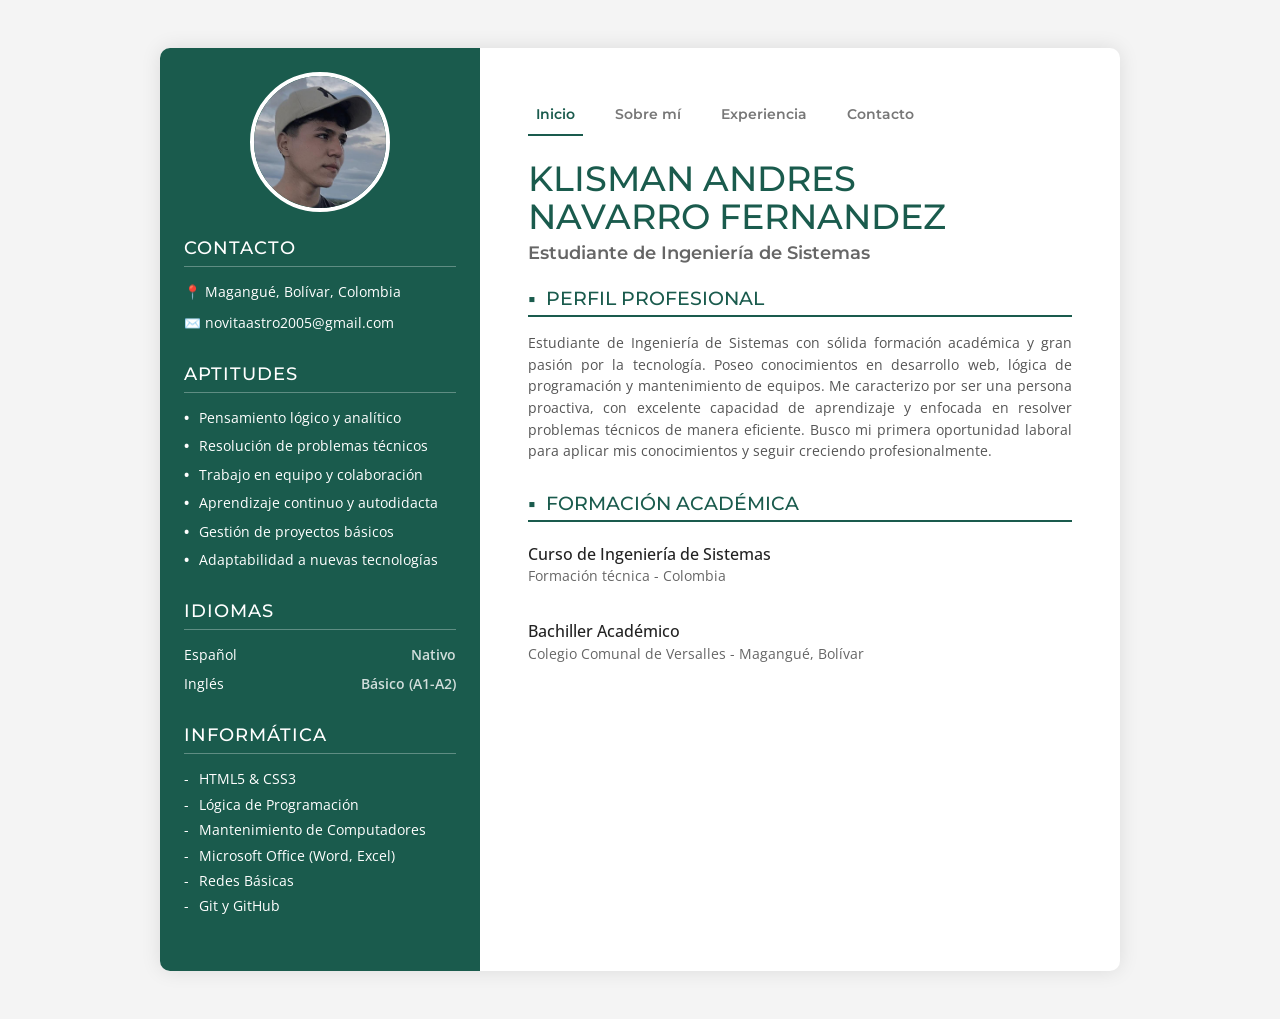
<file: index.html>
<!DOCTYPE html>
<html lang="es">
<head>
    <meta charset="UTF-8">
    <meta name="viewport" content="width=device-width, initial-scale=1.0">
    <title>CV - Klisman Andres Navarro Fernandez</title>
    <link href="https://fonts.googleapis.com/css2?family=Montserrat:wght@400;600;700&family=Open+Sans:wght@400;600&display=swap" rel="stylesheet">
    <link href="https://cdn.jsdelivr.net/npm/bootstrap@5.3.0/dist/css/bootstrap.min.css" rel="stylesheet">
    <link rel="stylesheet" href="estilos.css">
</head>
<body>

<div class="container my-4 my-md-5">
    <div class="cv-shadow mx-auto" style="max-width: 960px;">
        <div class="row g-0">

            <!-- COLUMNA IZQUIERDA (Barra lateral) -->
            <aside class="col-12 col-md-4 sidebar p-4">
                <div class="profile-pic">
                    <img src="imagen/tu-foto.jpg" alt="Klisman Navarro">
                </div>

                <div class="section">
                    <h3>CONTACTO</h3>
                    <ul class="contact-list">
                        <li>📍 Magangué, Bolívar, Colombia</li>
                        <li>✉️ novitaastro2005@gmail.com</li>
                    </ul>
                </div>

                <div class="section">
                    <h3>APTITUDES</h3>
                    <ul class="skills-list">
                        <li>Pensamiento lógico y analítico</li>
                        <li>Resolución de problemas técnicos</li>
                        <li>Trabajo en equipo y colaboración</li>
                        <li>Aprendizaje continuo y autodidacta</li>
                        <li>Gestión de proyectos básicos</li>
                        <li>Adaptabilidad a nuevas tecnologías</li>
                    </ul>
                </div>

                <div class="section">
                    <h3>IDIOMAS</h3>
                    <div class="language">
                        <span>Español</span>
                        <span class="level">Nativo</span>
                    </div>
                    <div class="language">
                        <span>Inglés</span>
                        <span class="level">Básico (A1-A2)</span>
                    </div>
                </div>

                <div class="section">
                    <h3>INFORMÁTICA</h3>
                    <ul class="software-list">
                        <li>HTML5 & CSS3</li>
                        <li>Lógica de Programación</li>
                        <li>Mantenimiento de Computadores</li>
                        <li>Microsoft Office (Word, Excel)</li>
                        <li>Redes Básicas</li>
                        <li>Git y GitHub</li>
                    </ul>
                </div>
            </aside>

            <!-- COLUMNA DERECHA (Contenido principal) -->
            <main class="col-12 col-md-8 main-content p-4 p-md-5">

                <nav class="navbar navbar-expand-md cv-navbar p-0 mb-4">
                    <button class="navbar-toggler ms-auto" type="button" data-bs-toggle="collapse" data-bs-target="#navMenu" aria-controls="navMenu" aria-expanded="false" aria-label="Abrir menú">
                        <span class="navbar-toggler-icon"></span>
                    </button>
                    <div class="collapse navbar-collapse" id="navMenu">
                        <ul class="navbar-nav gap-md-4">
                            <li class="nav-item"><a class="nav-link active" href="index.html">Inicio</a></li>
                            <li class="nav-item"><a class="nav-link" href="sobre-mi.html">Sobre mí</a></li>
                            <li class="nav-item"><a class="nav-link" href="experiencia.html">Experiencia</a></li>
                            <li class="nav-item"><a class="nav-link" href="contacto.html">Contacto</a></li>
                        </ul>
                    </div>
                </nav>

                <header class="mb-4">
                    <h1>Klisman Andres<br>Navarro Fernandez</h1>
                    <h2 class="subtitle">Estudiante de Ingeniería de Sistemas</h2>
                </header>

                <section class="section-main">
                    <h2>PERFIL PROFESIONAL</h2>
                    <p>Estudiante de Ingeniería de Sistemas con sólida formación académica y gran pasión por la tecnología. Poseo conocimientos en desarrollo web, lógica de programación y mantenimiento de equipos. Me caracterizo por ser una persona proactiva, con excelente capacidad de aprendizaje y enfocada en resolver problemas técnicos de manera eficiente. Busco mi primera oportunidad laboral para aplicar mis conocimientos y seguir creciendo profesionalmente.</p>
                </section>

                <section class="section-main">
                    <h2>FORMACIÓN ACADÉMICA</h2>
                    <div class="education">
                        <h4>Curso de Ingeniería de Sistemas</h4>
                        <span>Formación técnica - Colombia</span>
                    </div>
                    <div class="education">
                        <h4>Bachiller Académico</h4>
                        <span>Colegio Comunal de Versalles - Magangué, Bolívar</span>
                    </div>
                </section>

            </main>
        </div>
    </div>
</div>

<script src="https://code.jquery.com/jquery-3.7.1.min.js"></script>
<script src="https://cdn.jsdelivr.net/npm/bootstrap@5.3.0/dist/js/bootstrap.bundle.min.js"></script>
<script src="script.js"></script>
</body>
</html>
</file>
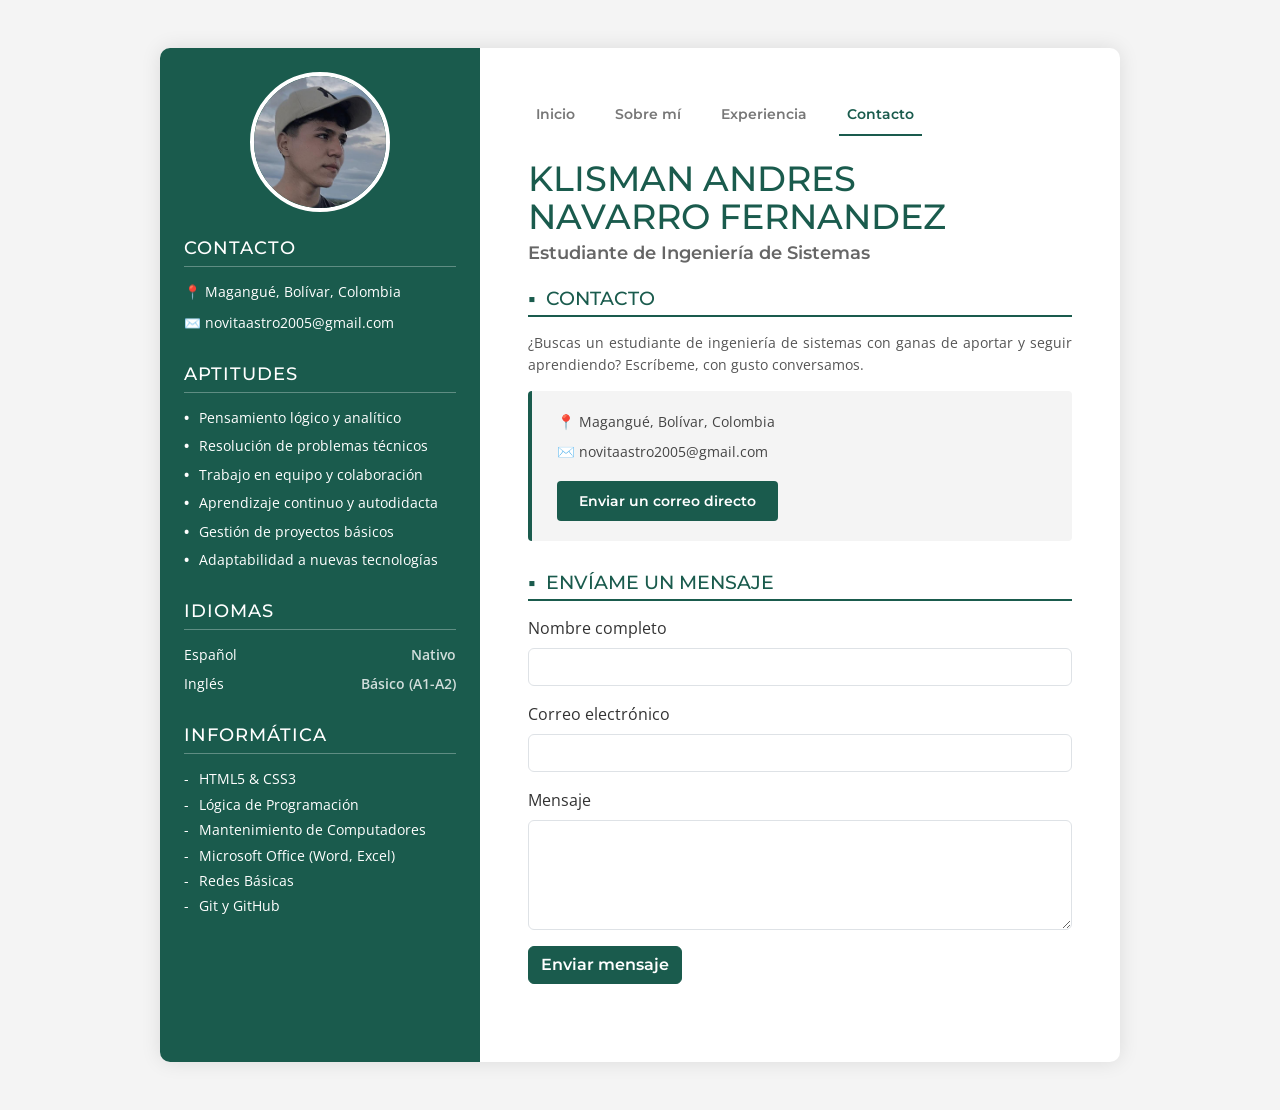
<file: contacto.html>
<!DOCTYPE html>
<html lang="es">
<head>
    <meta charset="UTF-8">
    <meta name="viewport" content="width=device-width, initial-scale=1.0">
    <title>Contacto - Klisman Andres Navarro Fernandez</title>
    <link href="https://fonts.googleapis.com/css2?family=Montserrat:wght@400;600;700&family=Open+Sans:wght@400;600&display=swap" rel="stylesheet">
    <link href="https://cdn.jsdelivr.net/npm/bootstrap@5.3.0/dist/css/bootstrap.min.css" rel="stylesheet">
    <link rel="stylesheet" href="estilos.css">
</head>
<body>

<div class="container my-4 my-md-5">
    <div class="cv-shadow mx-auto" style="max-width: 960px;">
        <div class="row g-0">

            <!-- COLUMNA IZQUIERDA (Barra lateral) -->
            <aside class="col-12 col-md-4 sidebar p-4">
                <div class="profile-pic">
                    <img src="imagen/tu-foto.jpg" alt="Klisman Navarro">
                </div>

                <div class="section">
                    <h3>CONTACTO</h3>
                    <ul class="contact-list">
                        <li>📍 Magangué, Bolívar, Colombia</li>
                        <li>✉️ novitaastro2005@gmail.com</li>
                    </ul>
                </div>

                <div class="section">
                    <h3>APTITUDES</h3>
                    <ul class="skills-list">
                        <li>Pensamiento lógico y analítico</li>
                        <li>Resolución de problemas técnicos</li>
                        <li>Trabajo en equipo y colaboración</li>
                        <li>Aprendizaje continuo y autodidacta</li>
                        <li>Gestión de proyectos básicos</li>
                        <li>Adaptabilidad a nuevas tecnologías</li>
                    </ul>
                </div>

                <div class="section">
                    <h3>IDIOMAS</h3>
                    <div class="language">
                        <span>Español</span>
                        <span class="level">Nativo</span>
                    </div>
                    <div class="language">
                        <span>Inglés</span>
                        <span class="level">Básico (A1-A2)</span>
                    </div>
                </div>

                <div class="section">
                    <h3>INFORMÁTICA</h3>
                    <ul class="software-list">
                        <li>HTML5 & CSS3</li>
                        <li>Lógica de Programación</li>
                        <li>Mantenimiento de Computadores</li>
                        <li>Microsoft Office (Word, Excel)</li>
                        <li>Redes Básicas</li>
                        <li>Git y GitHub</li>
                    </ul>
                </div>
            </aside>

            <!-- COLUMNA DERECHA (Contenido principal) -->
            <main class="col-12 col-md-8 main-content p-4 p-md-5">

                <nav class="navbar navbar-expand-md cv-navbar p-0 mb-4">
                    <button class="navbar-toggler ms-auto" type="button" data-bs-toggle="collapse" data-bs-target="#navMenu" aria-controls="navMenu" aria-expanded="false" aria-label="Abrir menú">
                        <span class="navbar-toggler-icon"></span>
                    </button>
                    <div class="collapse navbar-collapse" id="navMenu">
                        <ul class="navbar-nav gap-md-4">
                            <li class="nav-item"><a class="nav-link" href="index.html">Inicio</a></li>
                            <li class="nav-item"><a class="nav-link" href="sobre-mi.html">Sobre mí</a></li>
                            <li class="nav-item"><a class="nav-link" href="experiencia.html">Experiencia</a></li>
                            <li class="nav-item"><a class="nav-link active" href="contacto.html">Contacto</a></li>
                        </ul>
                    </div>
                </nav>

                <header class="mb-4">
                    <h1>Klisman Andres<br>Navarro Fernandez</h1>
                    <h2 class="subtitle">Estudiante de Ingeniería de Sistemas</h2>
                </header>

                <section class="section-main">
                    <h2>CONTACTO</h2>
                    <p>¿Buscas un estudiante de ingeniería de sistemas con ganas de aportar y seguir aprendiendo? Escríbeme, con gusto conversamos.</p>

                    <div class="contact-cta">
                        <p>📍 Magangué, Bolívar, Colombia</p>
                        <p>✉️ novitaastro2005@gmail.com</p>
                        <a href="mailto:novitaastro2005@gmail.com" class="email-button">Enviar un correo directo</a>
                    </div>
                </section>

                <section class="section-main">
                    <h2>ENVÍAME UN MENSAJE</h2>

                    <form id="contactForm" class="needs-validation" novalidate>
                        <div class="mb-3">
                            <label for="nombre" class="form-label">Nombre completo</label>
                            <input type="text" class="form-control" id="nombre" name="nombre" required minlength="3">
                            <div class="invalid-feedback">Escribe tu nombre completo (mínimo 3 letras).</div>
                        </div>

                        <div class="mb-3">
                            <label for="correo" class="form-label">Correo electrónico</label>
                            <input type="email" class="form-control" id="correo" name="correo" required>
                            <div class="invalid-feedback">Ingresa un correo electrónico válido.</div>
                        </div>

                        <div class="mb-3">
                            <label for="mensaje" class="form-label">Mensaje</label>
                            <textarea class="form-control" id="mensaje" name="mensaje" rows="4" required minlength="10"></textarea>
                            <div class="invalid-feedback">Escribe un mensaje de al menos 10 caracteres.</div>
                        </div>

                        <button type="submit" class="btn btn-cv">Enviar mensaje</button>

                        <div id="formSuccess" class="alert alert-success mt-3 d-none" role="alert">
                            ¡Gracias! Tu mensaje pasó todas las validaciones correctamente.
                        </div>
                    </form>
                </section>

            </main>
        </div>
    </div>
</div>

<script src="https://code.jquery.com/jquery-3.7.1.min.js"></script>
<script src="https://cdn.jsdelivr.net/npm/bootstrap@5.3.0/dist/js/bootstrap.bundle.min.js"></script>
<script src="script.js"></script>
</body>
</html>
</file>
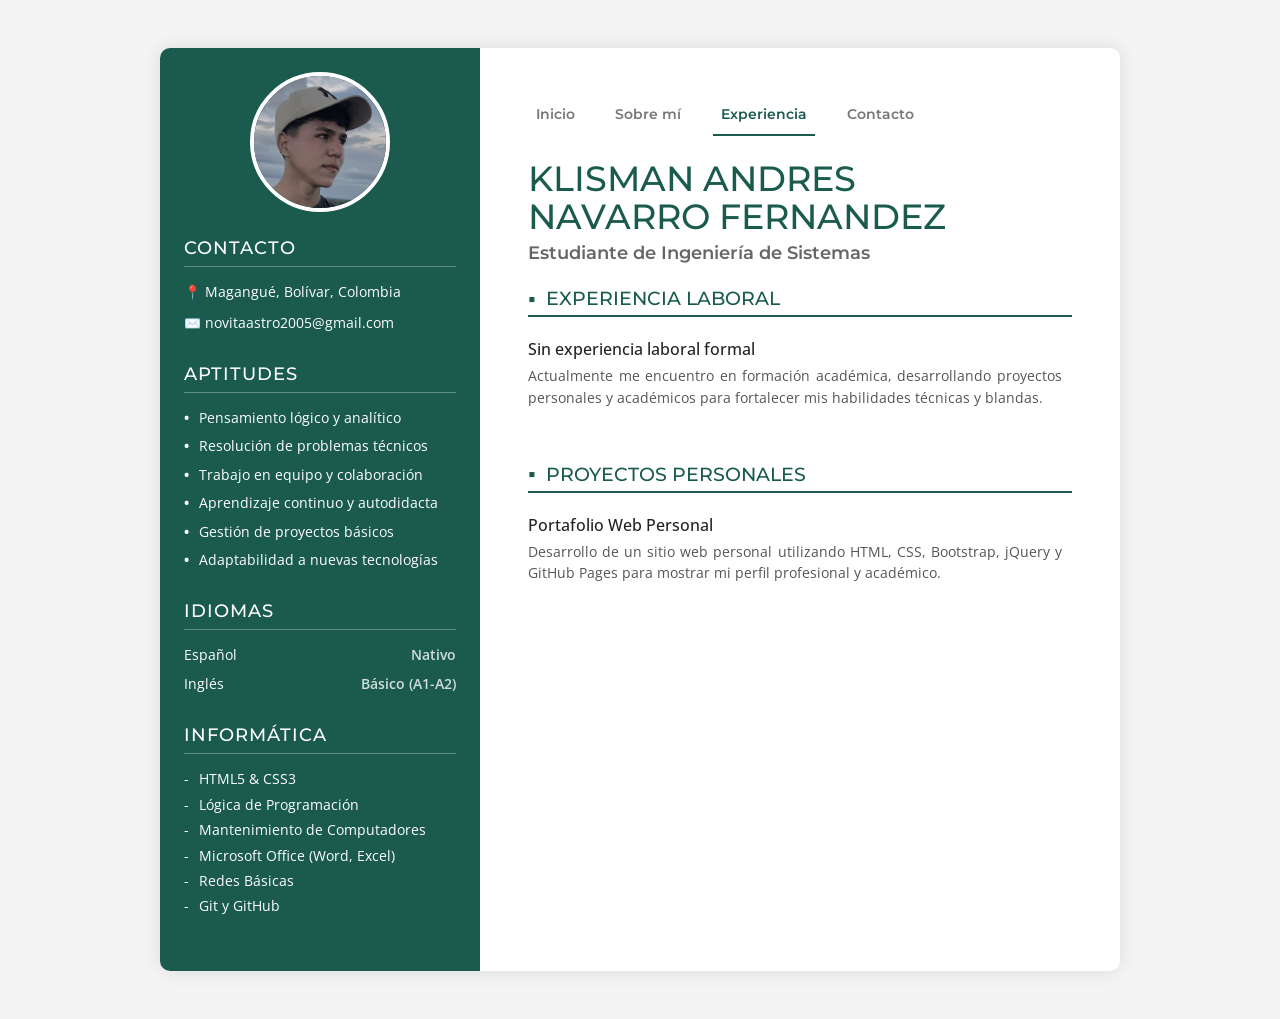
<file: experiencia.html>
<!DOCTYPE html>
<html lang="es">
<head>
    <meta charset="UTF-8">
    <meta name="viewport" content="width=device-width, initial-scale=1.0">
    <title>Experiencia - Klisman Andres Navarro Fernandez</title>
    <link href="https://fonts.googleapis.com/css2?family=Montserrat:wght@400;600;700&family=Open+Sans:wght@400;600&display=swap" rel="stylesheet">
    <link href="https://cdn.jsdelivr.net/npm/bootstrap@5.3.0/dist/css/bootstrap.min.css" rel="stylesheet">
    <link rel="stylesheet" href="estilos.css">
</head>
<body>

<div class="container my-4 my-md-5">
    <div class="cv-shadow mx-auto" style="max-width: 960px;">
        <div class="row g-0">

            <!-- COLUMNA IZQUIERDA (Barra lateral) -->
            <aside class="col-12 col-md-4 sidebar p-4">
                <div class="profile-pic">
                    <img src="imagen/tu-foto.jpg" alt="Klisman Navarro">
                </div>

                <div class="section">
                    <h3>CONTACTO</h3>
                    <ul class="contact-list">
                        <li>📍 Magangué, Bolívar, Colombia</li>
                        <li>✉️ novitaastro2005@gmail.com</li>
                    </ul>
                </div>

                <div class="section">
                    <h3>APTITUDES</h3>
                    <ul class="skills-list">
                        <li>Pensamiento lógico y analítico</li>
                        <li>Resolución de problemas técnicos</li>
                        <li>Trabajo en equipo y colaboración</li>
                        <li>Aprendizaje continuo y autodidacta</li>
                        <li>Gestión de proyectos básicos</li>
                        <li>Adaptabilidad a nuevas tecnologías</li>
                    </ul>
                </div>

                <div class="section">
                    <h3>IDIOMAS</h3>
                    <div class="language">
                        <span>Español</span>
                        <span class="level">Nativo</span>
                    </div>
                    <div class="language">
                        <span>Inglés</span>
                        <span class="level">Básico (A1-A2)</span>
                    </div>
                </div>

                <div class="section">
                    <h3>INFORMÁTICA</h3>
                    <ul class="software-list">
                        <li>HTML5 & CSS3</li>
                        <li>Lógica de Programación</li>
                        <li>Mantenimiento de Computadores</li>
                        <li>Microsoft Office (Word, Excel)</li>
                        <li>Redes Básicas</li>
                        <li>Git y GitHub</li>
                    </ul>
                </div>
            </aside>

            <!-- COLUMNA DERECHA (Contenido principal) -->
            <main class="col-12 col-md-8 main-content p-4 p-md-5">

                <nav class="navbar navbar-expand-md cv-navbar p-0 mb-4">
                    <button class="navbar-toggler ms-auto" type="button" data-bs-toggle="collapse" data-bs-target="#navMenu" aria-controls="navMenu" aria-expanded="false" aria-label="Abrir menú">
                        <span class="navbar-toggler-icon"></span>
                    </button>
                    <div class="collapse navbar-collapse" id="navMenu">
                        <ul class="navbar-nav gap-md-4">
                            <li class="nav-item"><a class="nav-link" href="index.html">Inicio</a></li>
                            <li class="nav-item"><a class="nav-link" href="sobre-mi.html">Sobre mí</a></li>
                            <li class="nav-item"><a class="nav-link active" href="experiencia.html">Experiencia</a></li>
                            <li class="nav-item"><a class="nav-link" href="contacto.html">Contacto</a></li>
                        </ul>
                    </div>
                </nav>

                <header class="mb-4">
                    <h1>Klisman Andres<br>Navarro Fernandez</h1>
                    <h2 class="subtitle">Estudiante de Ingeniería de Sistemas</h2>
                </header>

                <section class="section-main">
                    <h2>EXPERIENCIA LABORAL</h2>
                    <div class="job">
                        <h4>Sin experiencia laboral formal</h4>
                        <p>Actualmente me encuentro en formación académica, desarrollando proyectos personales y académicos para fortalecer mis habilidades técnicas y blandas.</p>
                    </div>
                </section>

                <section class="section-main">
                    <h2>PROYECTOS PERSONALES</h2>
                    <div class="job">
                        <h4>Portafolio Web Personal</h4>
                        <p>Desarrollo de un sitio web personal utilizando HTML, CSS, Bootstrap, jQuery y GitHub Pages para mostrar mi perfil profesional y académico.</p>
                    </div>
                </section>

            </main>
        </div>
    </div>
</div>

<script src="https://code.jquery.com/jquery-3.7.1.min.js"></script>
<script src="https://cdn.jsdelivr.net/npm/bootstrap@5.3.0/dist/js/bootstrap.bundle.min.js"></script>
<script src="script.js"></script>
</body>
</html>
</file>
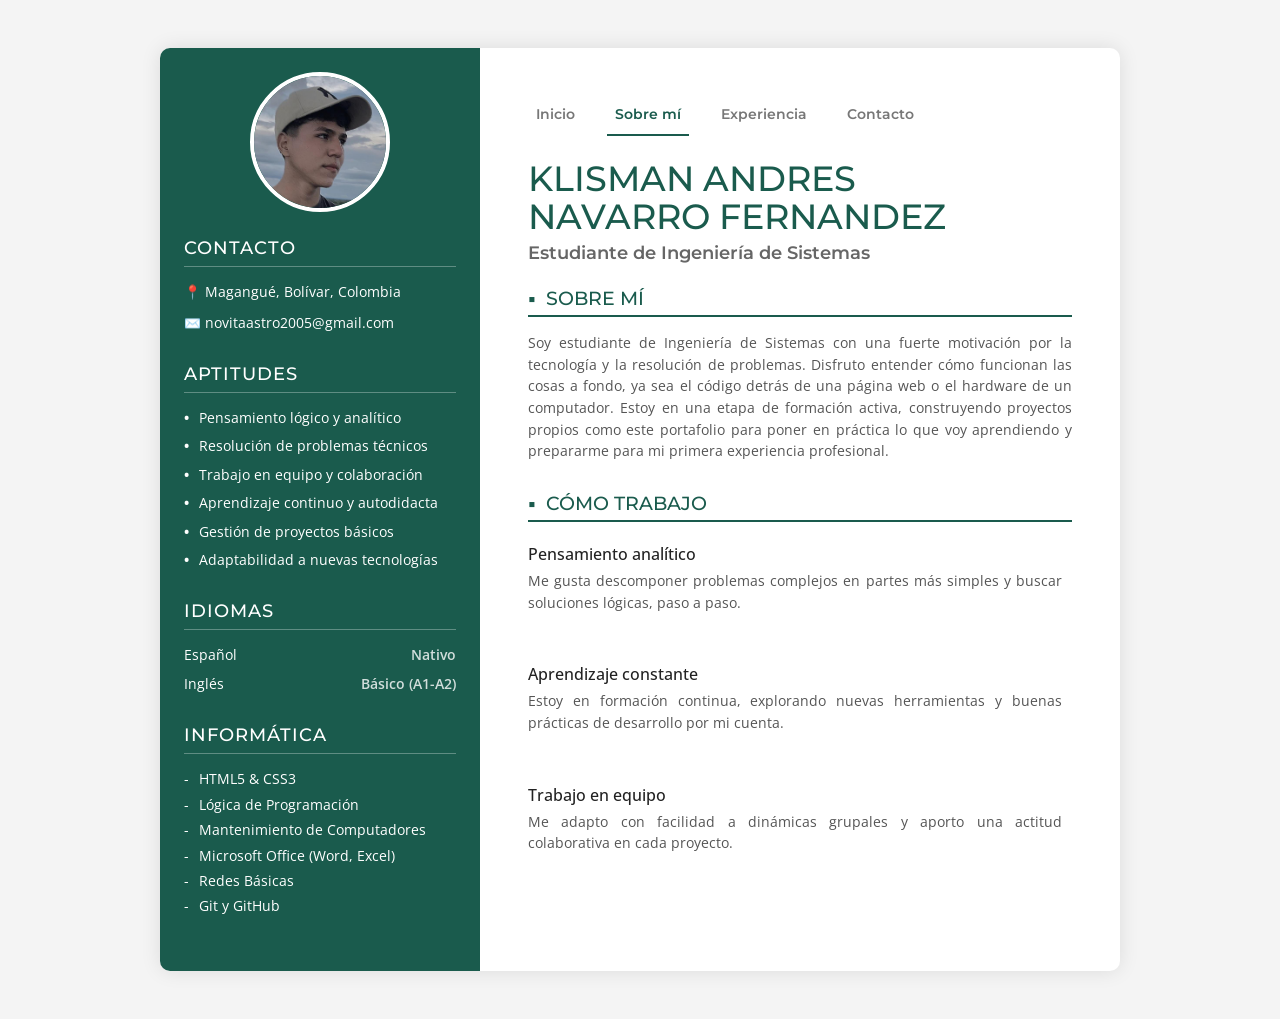
<file: sobre-mi.html>
<!DOCTYPE html>
<html lang="es">
<head>
    <meta charset="UTF-8">
    <meta name="viewport" content="width=device-width, initial-scale=1.0">
    <title>Sobre mí - Klisman Andres Navarro Fernandez</title>
    <link href="https://fonts.googleapis.com/css2?family=Montserrat:wght@400;600;700&family=Open+Sans:wght@400;600&display=swap" rel="stylesheet">
    <link href="https://cdn.jsdelivr.net/npm/bootstrap@5.3.0/dist/css/bootstrap.min.css" rel="stylesheet">
    <link rel="stylesheet" href="estilos.css">
</head>
<body>

<div class="container my-4 my-md-5">
    <div class="cv-shadow mx-auto" style="max-width: 960px;">
        <div class="row g-0">

            <!-- COLUMNA IZQUIERDA (Barra lateral) -->
            <aside class="col-12 col-md-4 sidebar p-4">
                <div class="profile-pic">
                    <img src="imagen/tu-foto.jpg" alt="Klisman Navarro">
                </div>

                <div class="section">
                    <h3>CONTACTO</h3>
                    <ul class="contact-list">
                        <li>📍 Magangué, Bolívar, Colombia</li>
                        <li>✉️ novitaastro2005@gmail.com</li>
                    </ul>
                </div>

                <div class="section">
                    <h3>APTITUDES</h3>
                    <ul class="skills-list">
                        <li>Pensamiento lógico y analítico</li>
                        <li>Resolución de problemas técnicos</li>
                        <li>Trabajo en equipo y colaboración</li>
                        <li>Aprendizaje continuo y autodidacta</li>
                        <li>Gestión de proyectos básicos</li>
                        <li>Adaptabilidad a nuevas tecnologías</li>
                    </ul>
                </div>

                <div class="section">
                    <h3>IDIOMAS</h3>
                    <div class="language">
                        <span>Español</span>
                        <span class="level">Nativo</span>
                    </div>
                    <div class="language">
                        <span>Inglés</span>
                        <span class="level">Básico (A1-A2)</span>
                    </div>
                </div>

                <div class="section">
                    <h3>INFORMÁTICA</h3>
                    <ul class="software-list">
                        <li>HTML5 & CSS3</li>
                        <li>Lógica de Programación</li>
                        <li>Mantenimiento de Computadores</li>
                        <li>Microsoft Office (Word, Excel)</li>
                        <li>Redes Básicas</li>
                        <li>Git y GitHub</li>
                    </ul>
                </div>
            </aside>

            <!-- COLUMNA DERECHA (Contenido principal) -->
            <main class="col-12 col-md-8 main-content p-4 p-md-5">

                <nav class="navbar navbar-expand-md cv-navbar p-0 mb-4">
                    <button class="navbar-toggler ms-auto" type="button" data-bs-toggle="collapse" data-bs-target="#navMenu" aria-controls="navMenu" aria-expanded="false" aria-label="Abrir menú">
                        <span class="navbar-toggler-icon"></span>
                    </button>
                    <div class="collapse navbar-collapse" id="navMenu">
                        <ul class="navbar-nav gap-md-4">
                            <li class="nav-item"><a class="nav-link" href="index.html">Inicio</a></li>
                            <li class="nav-item"><a class="nav-link active" href="sobre-mi.html">Sobre mí</a></li>
                            <li class="nav-item"><a class="nav-link" href="experiencia.html">Experiencia</a></li>
                            <li class="nav-item"><a class="nav-link" href="contacto.html">Contacto</a></li>
                        </ul>
                    </div>
                </nav>

                <header class="mb-4">
                    <h1>Klisman Andres<br>Navarro Fernandez</h1>
                    <h2 class="subtitle">Estudiante de Ingeniería de Sistemas</h2>
                </header>

                <section class="section-main">
                    <h2>SOBRE MÍ</h2>
                    <p>Soy estudiante de Ingeniería de Sistemas con una fuerte motivación por la tecnología y la resolución de problemas. Disfruto entender cómo funcionan las cosas a fondo, ya sea el código detrás de una página web o el hardware de un computador. Estoy en una etapa de formación activa, construyendo proyectos propios como este portafolio para poner en práctica lo que voy aprendiendo y prepararme para mi primera experiencia profesional.</p>
                </section>

                <section class="section-main">
                    <h2>CÓMO TRABAJO</h2>
                    <div class="job">
                        <h4>Pensamiento analítico</h4>
                        <p>Me gusta descomponer problemas complejos en partes más simples y buscar soluciones lógicas, paso a paso.</p>
                    </div>
                    <div class="job">
                        <h4>Aprendizaje constante</h4>
                        <p>Estoy en formación continua, explorando nuevas herramientas y buenas prácticas de desarrollo por mi cuenta.</p>
                    </div>
                    <div class="job">
                        <h4>Trabajo en equipo</h4>
                        <p>Me adapto con facilidad a dinámicas grupales y aporto una actitud colaborativa en cada proyecto.</p>
                    </div>
                </section>

            </main>
        </div>
    </div>
</div>

<script src="https://code.jquery.com/jquery-3.7.1.min.js"></script>
<script src="https://cdn.jsdelivr.net/npm/bootstrap@5.3.0/dist/js/bootstrap.bundle.min.js"></script>
<script src="script.js"></script>
</body>
</html>
</file>
<file: estilos.css>
/* Reset y ajustes base */
body {
    font-family: 'Open Sans', sans-serif;
    background-color: #f4f4f4;
    color: #333;
    line-height: 1.5;
}

/* Contenedor principal del CV */
.cv-shadow {
    background-color: #fff;
    box-shadow: 0 0 20px rgba(0,0,0,0.1);
    border-radius: 10px;
    overflow: hidden;
}

/* --- BARRA LATERAL --- */
.sidebar {
    background-color: #1a5b4d; /* Verde oscuro elegante */
    color: #fff;
}

.profile-pic {
    text-align: center;
    margin-bottom: 25px;
}

.profile-pic img {
    width: 140px;
    height: 140px;
    object-fit: cover;
    border-radius: 50%;
    border: 4px solid #fff;
    background-color: #ccc;
}

.sidebar .section {
    margin-bottom: 30px;
}

.sidebar h3 {
    font-family: 'Montserrat', sans-serif;
    font-size: 1.1rem;
    letter-spacing: 1px;
    border-bottom: 1px solid rgba(255,255,255,0.3);
    padding-bottom: 8px;
    margin-bottom: 15px;
    text-transform: uppercase;
}

.contact-list, .skills-list, .software-list {
    list-style: none;
    font-size: 0.85rem;
    padding-left: 0;
}

.contact-list li {
    margin-bottom: 10px;
    display: flex;
    align-items: flex-start;
    gap: 8px;
    word-break: break-word;
}

.skills-list li {
    margin-bottom: 8px;
    position: relative;
    padding-left: 15px;
}

.skills-list li::before {
    content: "•";
    position: absolute;
    left: 0;
    color: #fff;
    font-weight: bold;
}

.language {
    display: flex;
    justify-content: space-between;
    font-size: 0.85rem;
    margin-bottom: 8px;
}

.language .level {
    font-weight: 600;
    opacity: 0.8;
}

.software-list li {
    margin-bottom: 5px;
    position: relative;
    padding-left: 15px;
}
.software-list li::before {
    content: "-";
    position: absolute;
    left: 0;
    color: #fff;
}

/* --- MENÚ DE NAVEGACIÓN (Bootstrap navbar personalizada) --- */
.cv-navbar .nav-link {
    font-family: 'Montserrat', sans-serif;
    font-size: 0.9rem;
    font-weight: 600;
    color: #777;
    border-bottom: 2px solid transparent;
    transition: color 0.2s ease, border-color 0.2s ease;
}

.cv-navbar .nav-link:hover {
    color: #1a5b4d;
}

.cv-navbar .nav-link.active {
    color: #1a5b4d;
    border-bottom-color: #1a5b4d;
}

/* --- CONTENIDO PRINCIPAL --- */
header h1 {
    font-family: 'Montserrat', sans-serif;
    font-size: 2.2rem;
    color: #1a5b4d;
    line-height: 1.1;
    margin-bottom: 5px;
    text-transform: uppercase;
}

header .subtitle {
    font-family: 'Montserrat', sans-serif;
    font-size: 1.1rem;
    color: #666;
    font-weight: 600;
}

.section-main {
    margin-bottom: 30px;
}

.section-main h2 {
    font-family: 'Montserrat', sans-serif;
    font-size: 1.2rem;
    color: #1a5b4d;
    border-bottom: 2px solid #1a5b4d;
    padding-bottom: 5px;
    margin-bottom: 15px;
    text-transform: uppercase;
    display: flex;
    align-items: center;
    gap: 10px;
}

.section-main h2::before {
    content: "■";
    font-size: 0.8rem;
}

.section-main p {
    font-size: 0.9rem;
    text-align: justify;
    color: #555;
}

.job, .education {
    margin-bottom: 20px;
    transition: box-shadow 0.2s ease, transform 0.2s ease;
    border-radius: 6px;
    padding: 8px 10px;
    margin-left: -10px;
}

.job h4, .education h4 {
    font-size: 1rem;
    color: #222;
    margin-bottom: 2px;
}

.job p {
    margin-top: 6px;
}

.education span {
    font-size: 0.85rem;
    color: #666;
    display: block;
}

/* --- Página de contacto --- */
.contact-cta {
    background-color: #f4f4f4;
    border-left: 4px solid #1a5b4d;
    padding: 20px 25px;
    border-radius: 4px;
    margin-bottom: 25px;
}

.contact-cta p {
    font-size: 0.9rem;
    color: #444;
    margin-bottom: 8px;
}

.contact-cta .email-button {
    display: inline-block;
    margin-top: 10px;
    background-color: #1a5b4d;
    color: #fff;
    padding: 10px 22px;
    border-radius: 4px;
    text-decoration: none;
    font-family: 'Montserrat', sans-serif;
    font-weight: 600;
    font-size: 0.85rem;
    transition: background-color 0.2s ease;
}

.contact-cta .email-button:hover {
    background-color: #124237;
    color: #fff;
}

.btn-cv {
    background-color: #1a5b4d;
    border-color: #1a5b4d;
    color: #fff;
    font-family: 'Montserrat', sans-serif;
    font-weight: 600;
}

.btn-cv:hover {
    background-color: #124237;
    border-color: #124237;
    color: #fff;
}

.form-control:focus {
    border-color: #1a5b4d;
    box-shadow: 0 0 0 0.2rem rgba(26, 91, 77, 0.25);
}

/* --- Ajustes responsive extra --- */
@media (max-width: 767.98px) {
    header h1 {
        font-size: 1.7rem;
    }
}
</file>
